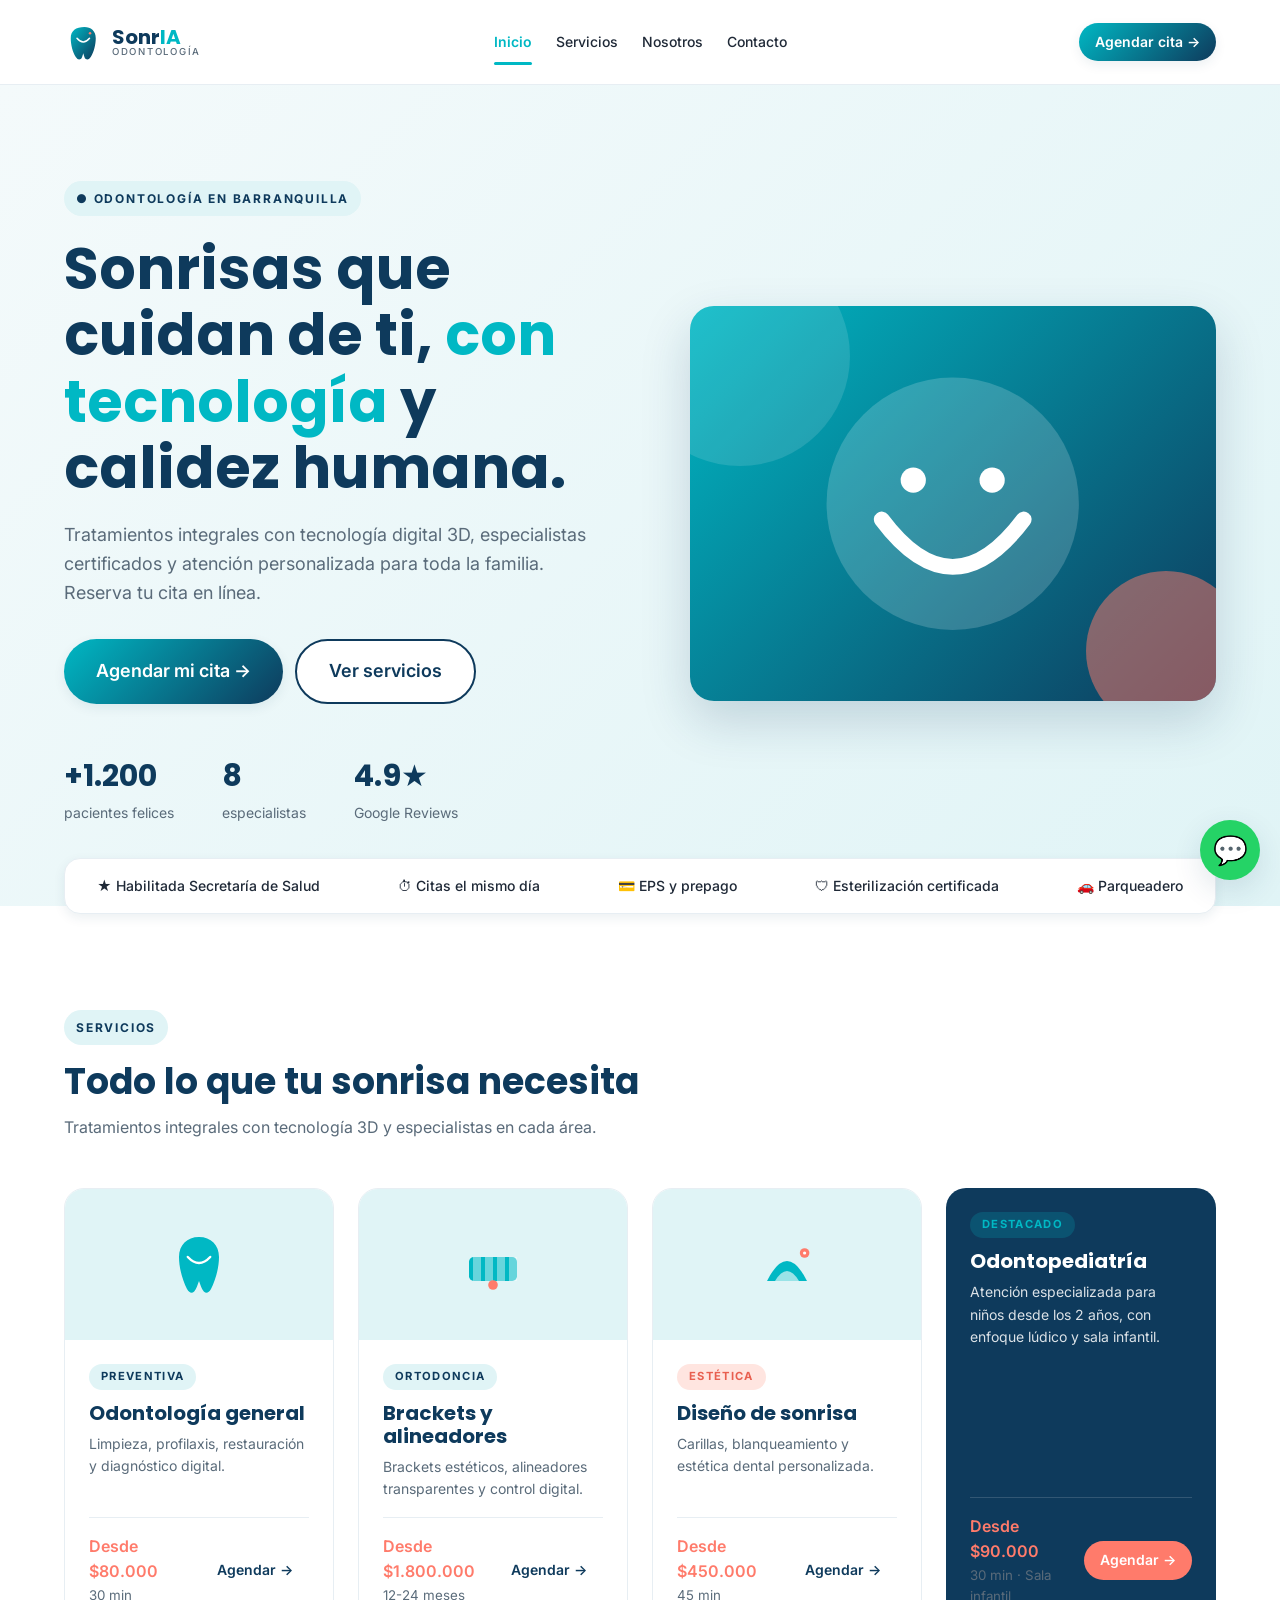
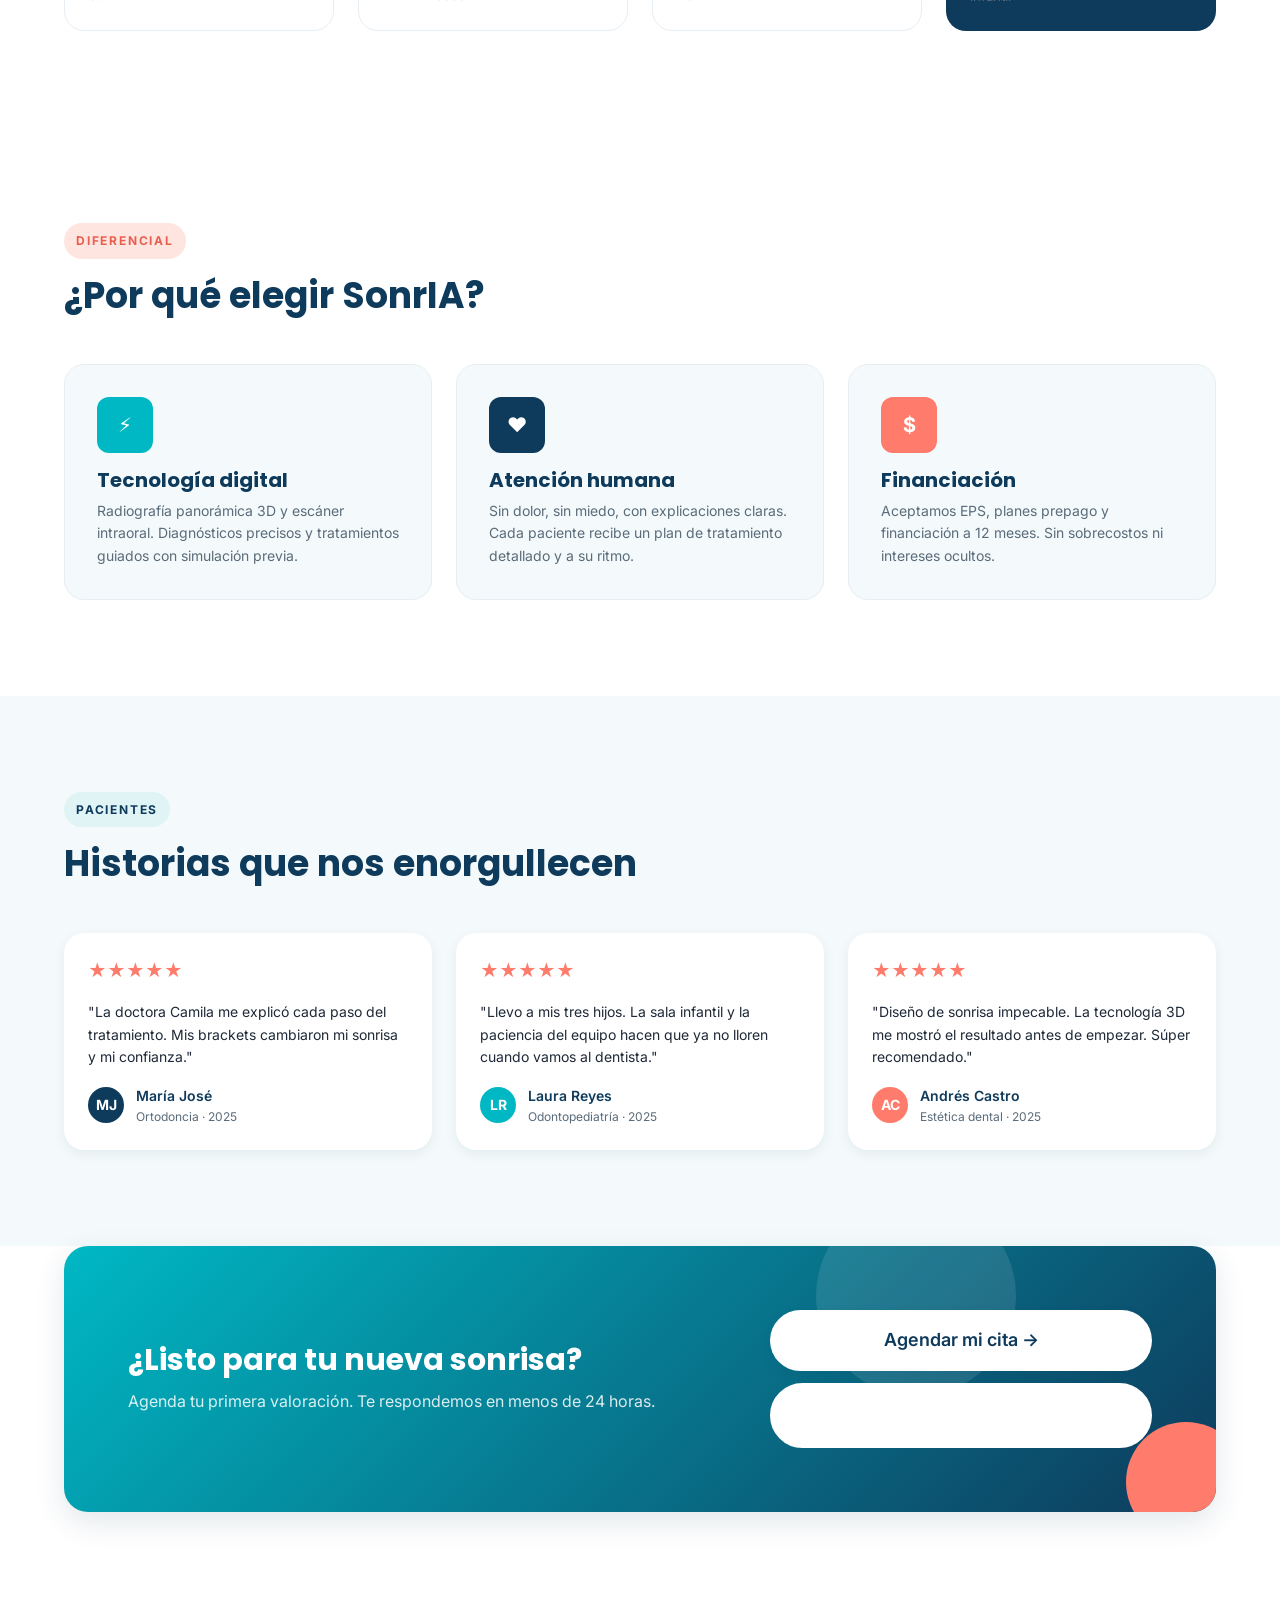
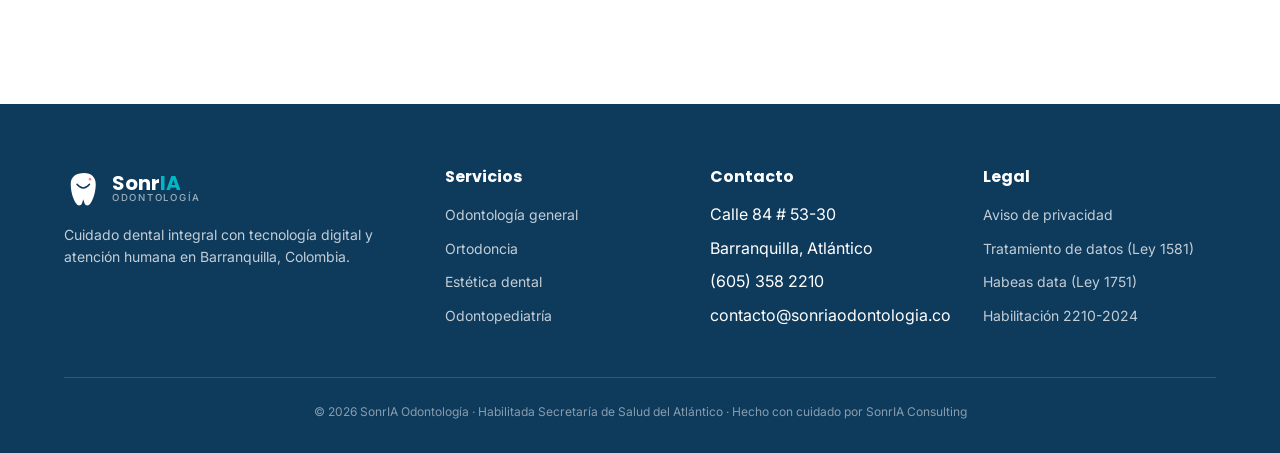
<file: index.html>
<!DOCTYPE html>
<html lang="es">
<head>
  <meta charset="UTF-8" />
  <meta name="viewport" content="width=device-width, initial-scale=1.0" />
  <title>SonrIA Odontología · Sonrisas que cuidan de ti en Barranquilla</title>
  <meta name="description" content="Clínica odontológica integral en Barranquilla. Tecnología digital, especialistas certificados, atención humana. Agenda tu cita en línea." />
  <meta name="theme-color" content="#0E3A5C" />

  <link rel="preconnect" href="https://fonts.googleapis.com" />
  <link rel="preconnect" href="https://fonts.gstatic.com" crossorigin />
  <link rel="stylesheet" href="https://fonts.googleapis.com/css2?family=Poppins:wght@500;600;700&family=Inter:wght@400;500;600;700&display=swap" />
  <link rel="stylesheet" href="assets/styles.css" />
  <link rel="icon" type="image/svg+xml" href="assets/favicon.svg" />
</head>
<body>

  <!-- HEADER -->
  <header class="site-header">
    <div class="container">
      <a href="index.html" class="brand" aria-label="SonrIA Odontología - Inicio">
        <svg class="brand__mark" viewBox="0 0 140 160" aria-hidden="true">
          <defs>
            <linearGradient id="hLogo" x1="0%" y1="0%" x2="100%" y2="100%">
              <stop offset="0%" stop-color="#00B8C4"/><stop offset="100%" stop-color="#0E3A5C"/>
            </linearGradient>
          </defs>
          <g transform="translate(10,10)">
            <path d="M70 10 C 95 10, 115 25, 115 55 C 115 80, 108 110, 95 130 C 88 140, 82 142, 75 138 C 70 135, 68 125, 65 115 C 62 125, 60 135, 55 138 C 48 142, 42 140, 35 130 C 22 110, 15 80, 15 55 C 15 25, 35 10, 70 10 Z" fill="url(#hLogo)"/>
            <path d="M40 55 Q 65 85, 90 55" stroke="#FFF" stroke-width="6" stroke-linecap="round" fill="none"/>
            <circle cx="92" cy="35" r="5" fill="#FF7B6B"/>
          </g>
        </svg>
        <span class="brand__text">
          <span class="brand__name">Sonr<span>IA</span></span>
          <span class="brand__tag">ODONTOLOGÍA</span>
        </span>
      </a>

      <nav class="nav" id="mainNav" aria-label="Navegación principal">
        <a href="index.html" class="is-active">Inicio</a>
        <a href="servicios.html">Servicios</a>
        <a href="contacto.html#nosotros">Nosotros</a>
        <a href="contacto.html">Contacto</a>
      </nav>

      <a href="contacto.html" class="btn btn--primary btn--sm">Agendar cita →</a>
      <button class="menu-toggle" id="menuToggle" aria-label="Abrir menú" aria-controls="mainNav" aria-expanded="false">
        <span class="sr-only"></span>
      </button>
    </div>
  </header>

  <!-- HERO -->
  <section class="hero">
    <div class="container hero__grid">
      <div>
        <span class="eyebrow">● Odontología en Barranquilla</span>
        <h1 class="hero__title">Sonrisas que cuidan de ti, <span>con tecnología</span> y calidez humana.</h1>
        <p class="hero__lead">Tratamientos integrales con tecnología digital 3D, especialistas certificados y atención personalizada para toda la familia. Reserva tu cita en línea.</p>
        <div class="hero__cta">
          <a href="contacto.html" class="btn btn--primary btn--lg">Agendar mi cita →</a>
          <a href="servicios.html" class="btn btn--secondary btn--lg">Ver servicios</a>
        </div>
        <div class="hero__stats">
          <div class="hero__stat"><strong>+1.200</strong><span>pacientes felices</span></div>
          <div class="hero__stat"><strong>8</strong><span>especialistas</span></div>
          <div class="hero__stat"><strong>4.9★</strong><span>Google Reviews</span></div>
        </div>
      </div>
      <div class="hero__visual" aria-hidden="true">
        <svg class="hero__face" viewBox="0 0 200 200">
          <circle cx="100" cy="100" r="80" fill="rgba(255,255,255,0.18)"/>
          <path d="M55 110 Q 100 170, 145 110" stroke="#fff" stroke-width="10" stroke-linecap="round" fill="none"/>
          <circle cx="75" cy="85" r="8" fill="#fff"/>
          <circle cx="125" cy="85" r="8" fill="#fff"/>
        </svg>
      </div>
    </div>
  </section>

  <!-- TRUST BAR -->
  <div class="container">
    <div class="trust-bar">
      <span>★ Habilitada Secretaría de Salud</span>
      <span>⏱ Citas el mismo día</span>
      <span>💳 EPS y prepago</span>
      <span>🛡 Esterilización certificada</span>
      <span>🚗 Parqueadero</span>
    </div>
  </div>

  <!-- SERVICIOS -->
  <section class="section" id="servicios">
    <div class="container">
      <span class="eyebrow">Servicios</span>
      <h2 class="section-title">Todo lo que tu sonrisa necesita</h2>
      <p class="section-lead">Tratamientos integrales con tecnología 3D y especialistas en cada área.</p>

      <div class="cards">
        <article class="card">
          <div class="card__media">
            <svg viewBox="0 0 60 80"><path d="M30 5 C 45 5, 55 15, 55 30 C 55 45, 50 60, 45 70 C 42 75, 39 76, 36 73 C 33 70, 32 65, 30 60 C 28 65, 27 70, 24 73 C 21 76, 18 75, 15 70 C 10 60, 5 45, 5 30 C 5 15, 15 5, 30 5 Z" fill="#00B8C4"/><path d="M16 30 Q 30 45, 44 30" stroke="#fff" stroke-width="3" stroke-linecap="round" fill="none"/></svg>
          </div>
          <div class="card__body">
            <span class="card__tag">Preventiva</span>
            <h3 class="card__title">Odontología general</h3>
            <p class="card__desc">Limpieza, profilaxis, restauración y diagnóstico digital.</p>
            <div class="card__footer">
              <span class="card__price">Desde $80.000<small>30 min</small></span>
              <a href="contacto.html" class="btn btn--ghost btn--sm">Agendar →</a>
            </div>
          </div>
        </article>

        <article class="card">
          <div class="card__media">
            <svg viewBox="0 0 80 80"><rect x="10" y="30" width="60" height="30" rx="6" fill="#00B8C4"/><rect x="15" y="30" width="10" height="30" fill="#fff" opacity="0.4"/><rect x="30" y="30" width="10" height="30" fill="#fff" opacity="0.4"/><rect x="45" y="30" width="10" height="30" fill="#fff" opacity="0.4"/><rect x="60" y="30" width="10" height="30" fill="#fff" opacity="0.4"/><circle cx="40" cy="65" r="6" fill="#FF7B6B"/></svg>
          </div>
          <div class="card__body">
            <span class="card__tag">Ortodoncia</span>
            <h3 class="card__title">Brackets y alineadores</h3>
            <p class="card__desc">Brackets estéticos, alineadores transparentes y control digital.</p>
            <div class="card__footer">
              <span class="card__price">Desde $1.800.000<small>12-24 meses</small></span>
              <a href="contacto.html" class="btn btn--ghost btn--sm">Agendar →</a>
            </div>
          </div>
        </article>

        <article class="card">
          <div class="card__media">
            <svg viewBox="0 0 80 80"><path d="M15 60 Q 40 10, 65 60 Z" fill="#00B8C4"/><path d="M25 60 Q 40 35, 55 60 Z" fill="#fff" opacity="0.6"/><circle cx="62" cy="25" r="6" fill="#FF7B6B"/><circle cx="62" cy="25" r="2" fill="#fff"/></svg>
          </div>
          <div class="card__body">
            <span class="card__tag card__tag--coral">Estética</span>
            <h3 class="card__title">Diseño de sonrisa</h3>
            <p class="card__desc">Carillas, blanqueamiento y estética dental personalizada.</p>
            <div class="card__footer">
              <span class="card__price">Desde $450.000<small>45 min</small></span>
              <a href="contacto.html" class="btn btn--ghost btn--sm">Agendar →</a>
            </div>
          </div>
        </article>

        <article class="card card--dark">
          <div class="card__body">
            <span class="card__tag">Destacado</span>
            <h3 class="card__title">Odontopediatría</h3>
            <p class="card__desc">Atención especializada para niños desde los 2 años, con enfoque lúdico y sala infantil.</p>
            <div class="card__footer">
              <span class="card__price">Desde $90.000<small>30 min · Sala infantil</small></span>
              <a href="contacto.html" class="btn btn--accent btn--sm">Agendar →</a>
            </div>
          </div>
        </article>
      </div>
    </div>
  </section>

  <!-- POR QUÉ NOSOTROS -->
  <section class="section" id="por-que">
    <div class="container">
      <span class="eyebrow eyebrow--coral">Diferencial</span>
      <h2 class="section-title">¿Por qué elegir SonrIA?</h2>

      <div class="features">
        <div class="feature">
          <div class="feature__icon feature__icon--primary">⚡</div>
          <h3>Tecnología digital</h3>
          <p>Radiografía panorámica 3D y escáner intraoral. Diagnósticos precisos y tratamientos guiados con simulación previa.</p>
        </div>
        <div class="feature">
          <div class="feature__icon feature__icon--secondary">♥</div>
          <h3>Atención humana</h3>
          <p>Sin dolor, sin miedo, con explicaciones claras. Cada paciente recibe un plan de tratamiento detallado y a su ritmo.</p>
        </div>
        <div class="feature">
          <div class="feature__icon feature__icon--accent">$</div>
          <h3>Financiación</h3>
          <p>Aceptamos EPS, planes prepago y financiación a 12 meses. Sin sobrecostos ni intereses ocultos.</p>
        </div>
      </div>
    </div>
  </section>

  <!-- TESTIMONIOS -->
  <section class="section testimonials-section">
    <div class="container">
      <span class="eyebrow">Pacientes</span>
      <h2 class="section-title">Historias que nos enorgullecen</h2>

      <div class="testimonials">
        <article class="testimonial">
          <div class="testimonial__stars" aria-label="5 estrellas">★★★★★</div>
          <p class="testimonial__quote">"La doctora Camila me explicó cada paso del tratamiento. Mis brackets cambiaron mi sonrisa y mi confianza."</p>
          <div class="testimonial__author">
            <div class="testimonial__avatar">MJ</div>
            <div>
              <div class="testimonial__name">María José</div>
              <div class="testimonial__role">Ortodoncia · 2025</div>
            </div>
          </div>
        </article>

        <article class="testimonial">
          <div class="testimonial__stars" aria-label="5 estrellas">★★★★★</div>
          <p class="testimonial__quote">"Llevo a mis tres hijos. La sala infantil y la paciencia del equipo hacen que ya no lloren cuando vamos al dentista."</p>
          <div class="testimonial__author">
            <div class="testimonial__avatar" style="background:#00B8C4">LR</div>
            <div>
              <div class="testimonial__name">Laura Reyes</div>
              <div class="testimonial__role">Odontopediatría · 2025</div>
            </div>
          </div>
        </article>

        <article class="testimonial">
          <div class="testimonial__stars" aria-label="5 estrellas">★★★★★</div>
          <p class="testimonial__quote">"Diseño de sonrisa impecable. La tecnología 3D me mostró el resultado antes de empezar. Súper recomendado."</p>
          <div class="testimonial__author">
            <div class="testimonial__avatar" style="background:#FF7B6B">AC</div>
            <div>
              <div class="testimonial__name">Andrés Castro</div>
              <div class="testimonial__role">Estética dental · 2025</div>
            </div>
          </div>
        </article>
      </div>
    </div>
  </section>

  <!-- CTA -->
  <section class="section" style="padding-top:0">
    <div class="container">
      <div class="cta-banner">
        <div>
          <h2>¿Listo para tu nueva sonrisa?</h2>
          <p>Agenda tu primera valoración. Te respondemos en menos de 24 horas.</p>
        </div>
        <div class="cta-banner__actions">
          <a href="contacto.html" class="btn btn--primary btn--lg">Agendar mi cita →</a>
          <a href="https://wa.me/573135550184" class="btn btn--secondary btn--lg">WhatsApp</a>
        </div>
      </div>
    </div>
  </section>

  <!-- FOOTER -->
  <footer class="site-footer">
    <div class="container">
      <div class="footer-grid">
        <div class="footer-brand">
          <div class="brand" style="margin-bottom: 1rem;">
            <svg class="brand__mark" viewBox="0 0 140 160" aria-hidden="true">
              <g transform="translate(10,10)">
                <path d="M70 10 C 95 10, 115 25, 115 55 C 115 80, 108 110, 95 130 C 88 140, 82 142, 75 138 C 70 135, 68 125, 65 115 C 62 125, 60 135, 55 138 C 48 142, 42 140, 35 130 C 22 110, 15 80, 15 55 C 15 25, 35 10, 70 10 Z" fill="#fff"/>
                <path d="M40 55 Q 65 85, 90 55" stroke="#0E3A5C" stroke-width="6" stroke-linecap="round" fill="none"/>
                <circle cx="92" cy="35" r="5" fill="#FF7B6B"/>
              </g>
            </svg>
            <span class="brand__text">
              <span class="brand__name">Sonr<span style="color:#00B8C4">IA</span></span>
              <span class="brand__tag">ODONTOLOGÍA</span>
            </span>
          </div>
          <p>Cuidado dental integral con tecnología digital y atención humana en Barranquilla, Colombia.</p>
        </div>

        <div>
          <h4>Servicios</h4>
          <ul>
            <li><a href="servicios.html">Odontología general</a></li>
            <li><a href="servicios.html">Ortodoncia</a></li>
            <li><a href="servicios.html">Estética dental</a></li>
            <li><a href="servicios.html">Odontopediatría</a></li>
          </ul>
        </div>

        <div>
          <h4>Contacto</h4>
          <ul>
            <li>Calle 84 # 53-30</li>
            <li>Barranquilla, Atlántico</li>
            <li>(605) 358 2210</li>
            <li>contacto@sonriaodontologia.co</li>
          </ul>
        </div>

        <div>
          <h4>Legal</h4>
          <ul>
            <li><a href="#">Aviso de privacidad</a></li>
            <li><a href="#">Tratamiento de datos (Ley 1581)</a></li>
            <li><a href="#">Habeas data (Ley 1751)</a></li>
            <li><a href="#">Habilitación 2210-2024</a></li>
          </ul>
        </div>
      </div>

      <div class="footer-bottom">
        © 2026 SonrIA Odontología · Habilitada Secretaría de Salud del Atlántico · Hecho con cuidado por SonrIA Consulting
      </div>
    </div>
  </footer>

  <a href="https://wa.me/573135550184" class="fab-whatsapp" aria-label="Escribir por WhatsApp">💬</a>

  <script src="assets/script.js" defer></script>
</body>
</html>
</file>
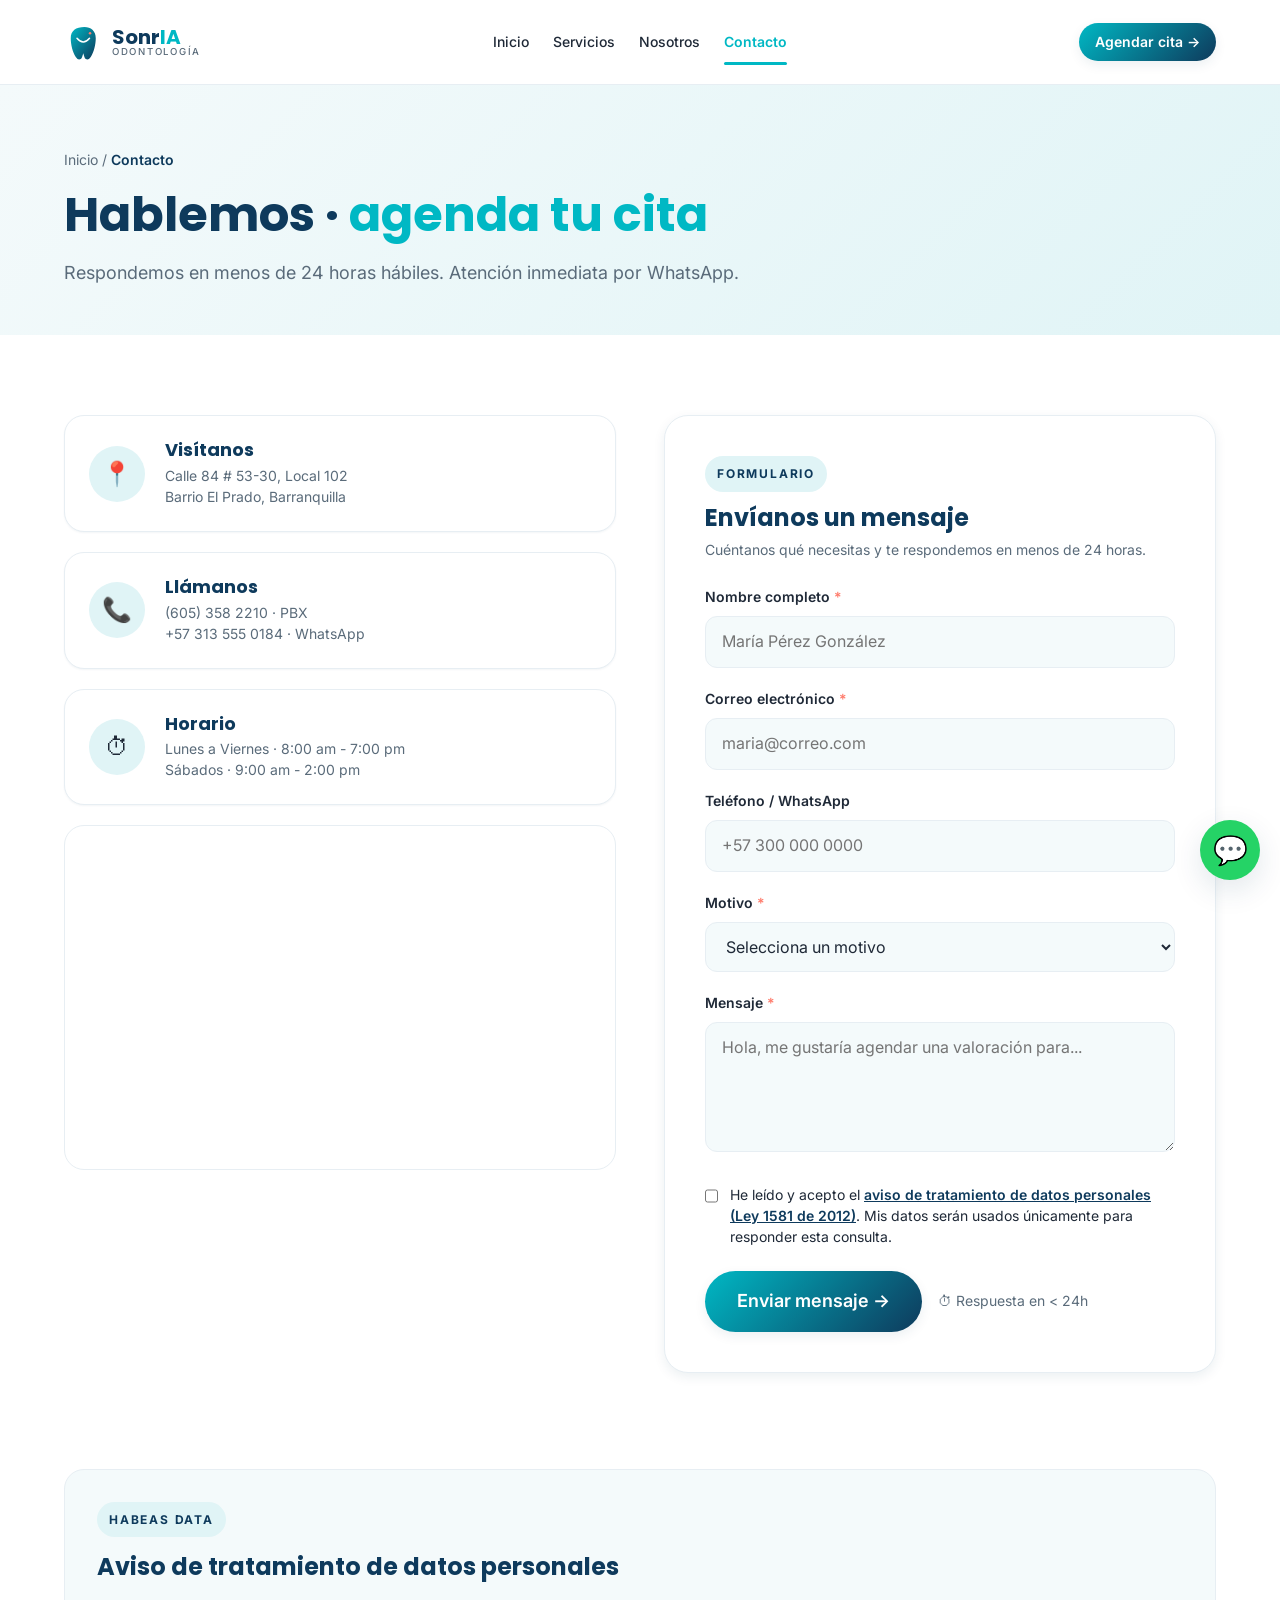
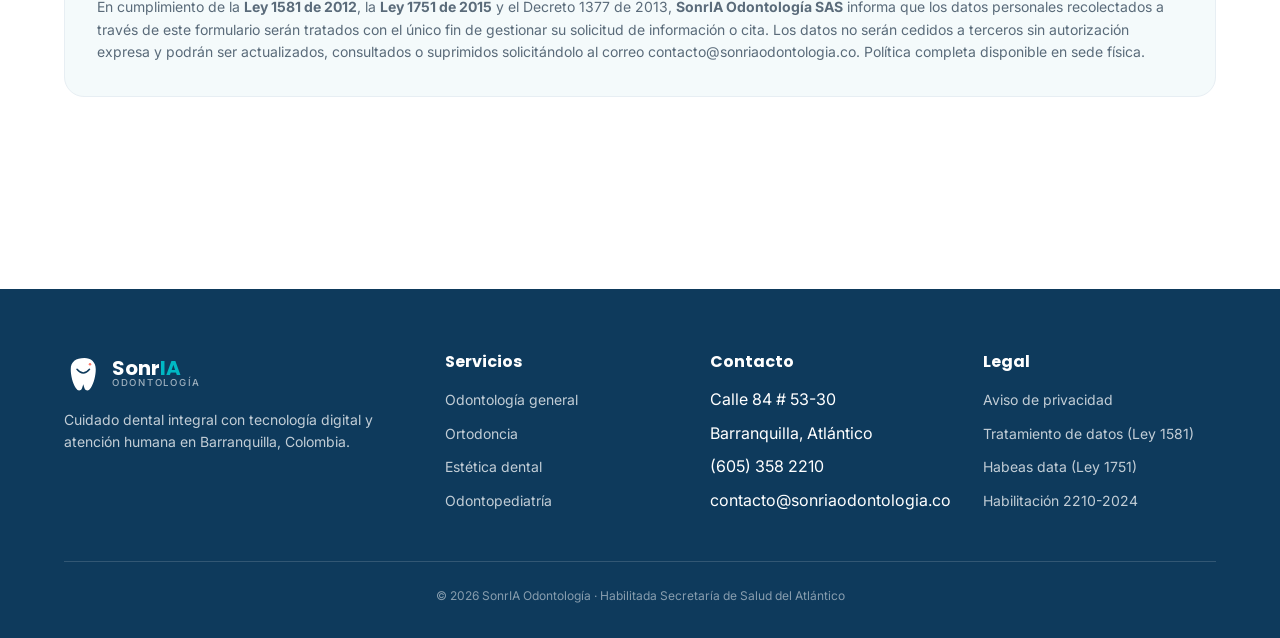
<file: contacto.html>
<!DOCTYPE html>
<html lang="es">
<head>
  <meta charset="UTF-8" />
  <meta name="viewport" content="width=device-width, initial-scale=1.0" />
  <title>Contacto · SonrIA Odontología</title>
  <meta name="description" content="Agenda tu cita en SonrIA Odontología, Barranquilla. Respondemos en menos de 24 horas." />
  <meta name="theme-color" content="#0E3A5C" />

  <link rel="preconnect" href="https://fonts.googleapis.com" />
  <link rel="preconnect" href="https://fonts.gstatic.com" crossorigin />
  <link rel="stylesheet" href="https://fonts.googleapis.com/css2?family=Poppins:wght@500;600;700&family=Inter:wght@400;500;600;700&display=swap" />
  <link rel="stylesheet" href="assets/styles.css" />
  <link rel="icon" type="image/svg+xml" href="assets/favicon.svg" />
</head>
<body>

  <header class="site-header">
    <div class="container">
      <a href="index.html" class="brand" aria-label="SonrIA Odontología - Inicio">
        <svg class="brand__mark" viewBox="0 0 140 160" aria-hidden="true">
          <defs><linearGradient id="hLogo" x1="0%" y1="0%" x2="100%" y2="100%"><stop offset="0%" stop-color="#00B8C4"/><stop offset="100%" stop-color="#0E3A5C"/></linearGradient></defs>
          <g transform="translate(10,10)">
            <path d="M70 10 C 95 10, 115 25, 115 55 C 115 80, 108 110, 95 130 C 88 140, 82 142, 75 138 C 70 135, 68 125, 65 115 C 62 125, 60 135, 55 138 C 48 142, 42 140, 35 130 C 22 110, 15 80, 15 55 C 15 25, 35 10, 70 10 Z" fill="url(#hLogo)"/>
            <path d="M40 55 Q 65 85, 90 55" stroke="#FFF" stroke-width="6" stroke-linecap="round" fill="none"/>
            <circle cx="92" cy="35" r="5" fill="#FF7B6B"/>
          </g>
        </svg>
        <span class="brand__text">
          <span class="brand__name">Sonr<span>IA</span></span>
          <span class="brand__tag">ODONTOLOGÍA</span>
        </span>
      </a>

      <nav class="nav" id="mainNav" aria-label="Navegación principal">
        <a href="index.html">Inicio</a>
        <a href="servicios.html">Servicios</a>
        <a href="contacto.html#nosotros">Nosotros</a>
        <a href="contacto.html" class="is-active">Contacto</a>
      </nav>

      <a href="contacto.html" class="btn btn--primary btn--sm">Agendar cita →</a>
      <button class="menu-toggle" id="menuToggle" aria-label="Abrir menú" aria-controls="mainNav" aria-expanded="false"><span></span></button>
    </div>
  </header>

  <section class="page-header">
    <div class="container">
      <nav class="breadcrumb" aria-label="Migas de pan">
        <a href="index.html">Inicio</a> / <strong>Contacto</strong>
      </nav>
      <h1>Hablemos · <span style="color: var(--color-primary)">agenda tu cita</span></h1>
      <p>Respondemos en menos de 24 horas hábiles. Atención inmediata por WhatsApp.</p>
    </div>
  </section>

  <section class="section" style="padding-top: var(--sp-8)">
    <div class="container">
      <div class="contact-grid">

        <!-- INFO -->
        <div class="contact-info">
          <article class="info-card">
            <div class="info-card__icon">📍</div>
            <div>
              <h3>Visítanos</h3>
              <p>Calle 84 # 53-30, Local 102<br>Barrio El Prado, Barranquilla</p>
            </div>
          </article>

          <article class="info-card">
            <div class="info-card__icon">📞</div>
            <div>
              <h3>Llámanos</h3>
              <p>(605) 358 2210 · PBX<br>+57 313 555 0184 · WhatsApp</p>
            </div>
          </article>

          <article class="info-card">
            <div class="info-card__icon">⏱</div>
            <div>
              <h3>Horario</h3>
              <p>Lunes a Viernes · 8:00 am - 7:00 pm<br>Sábados · 9:00 am - 2:00 pm</p>
            </div>
          </article>

          <div class="map" aria-label="Mapa de ubicación de SonrIA Odontología">
            <iframe
              src="https://www.openstreetmap.org/export/embed.html?bbox=-74.8108%2C10.9971%2C-74.8000%2C11.0040&amp;layer=mapnik&amp;marker=11.0005,-74.8054"
              loading="lazy"
              title="Ubicación SonrIA Odontología"
              referrerpolicy="no-referrer-when-downgrade"></iframe>
          </div>
        </div>

        <!-- FORMULARIO -->
        <article class="form-card" id="contactCard">
          <span class="eyebrow">Formulario</span>
          <h2>Envíanos un mensaje</h2>
          <p>Cuéntanos qué necesitas y te respondemos en menos de 24 horas.</p>

          <!--
            Formulario integrado con Web3Forms (gratuito, sin token expuesto en frontend público;
            la access_key es de uso público del servicio). Para producción se recomienda mover el
            envío a una Cloud Function de Netlify/Vercel y guardar la access_key en variables de entorno.
          -->
          <form id="contactForm"
                action="https://api.web3forms.com/submit"
                method="POST"
                novalidate
                aria-describedby="formStatus">

            <!-- Web3Forms access_key (sustituir por la del equipo) -->
            <input type="hidden" name="access_key" value="e74e24b7-6aa3-43f7-9e9f-752a0d6605a4">
            <input type="hidden" name="subject" value="Nueva solicitud · SonrIA Odontología">
            <input type="hidden" name="from_name" value="Sitio SonrIA Odontología">
            <input type="hidden" name="redirect" value="false">

            <!-- Honeypot anti-spam (oculto a humanos, visible a bots) -->
            <div class="honeypot" aria-hidden="true">
              <label for="website">No llenar este campo</label>
              <input type="text" name="website" id="website" tabindex="-1" autocomplete="off">
            </div>

            <div class="field" data-validate="required|min:2">
              <label for="nombre" class="field__label">Nombre completo <span class="field__required">*</span></label>
              <input type="text" id="nombre" name="nombre" class="field__input" placeholder="María Pérez González" required minlength="2" autocomplete="name">
              <span class="field__error">Por favor ingresa tu nombre completo.</span>
            </div>

            <div class="field" data-validate="required|email">
              <label for="email" class="field__label">Correo electrónico <span class="field__required">*</span></label>
              <input type="email" id="email" name="email" class="field__input" placeholder="maria@correo.com" required autocomplete="email">
              <span class="field__error">Ingresa un correo electrónico válido.</span>
            </div>

            <div class="field" data-validate="phone">
              <label for="telefono" class="field__label">Teléfono / WhatsApp</label>
              <input type="tel" id="telefono" name="telefono" class="field__input" placeholder="+57 300 000 0000" autocomplete="tel" pattern="^[0-9+\\s()-]{7,18}$">
              <span class="field__error">Número inválido (solo dígitos, espacios y +).</span>
            </div>

            <div class="field" data-validate="required">
              <label for="motivo" class="field__label">Motivo <span class="field__required">*</span></label>
              <select id="motivo" name="motivo" class="field__select" required>
                <option value="">Selecciona un motivo</option>
                <option value="valoracion">Agendar valoración inicial</option>
                <option value="ortodoncia">Consulta sobre ortodoncia</option>
                <option value="estetica">Diseño de sonrisa / blanqueamiento</option>
                <option value="pediatria">Cita para niño / niña</option>
                <option value="urgencia">Urgencia odontológica</option>
                <option value="otro">Otro</option>
              </select>
              <span class="field__error">Selecciona un motivo de consulta.</span>
            </div>

            <div class="field" data-validate="required|min:10">
              <label for="mensaje" class="field__label">Mensaje <span class="field__required">*</span></label>
              <textarea id="mensaje" name="mensaje" class="field__textarea" placeholder="Hola, me gustaría agendar una valoración para..." required minlength="10"></textarea>
              <span class="field__error">El mensaje debe tener al menos 10 caracteres.</span>
            </div>

            <div class="checkbox-field">
              <input type="checkbox" id="habeas" name="habeas_data" required>
              <label for="habeas">
                He leído y acepto el <a href="#aviso-privacidad">aviso de tratamiento de datos personales (Ley 1581 de 2012)</a>. Mis datos serán usados únicamente para responder esta consulta.
              </label>
            </div>

            <div class="form-meta">
              <button type="submit" class="btn btn--primary btn--lg" id="submitBtn">
                <span>Enviar mensaje →</span>
              </button>
              <span class="form-meta__hint">⏱ Respuesta en &lt; 24h</span>
            </div>

            <div id="formStatus" class="form-status" role="status" aria-live="polite"></div>
          </form>
        </article>

      </div>
    </div>
  </section>

  <!-- Aviso de privacidad -->
  <section class="section" id="aviso-privacidad" style="padding-top:0">
    <div class="container">
      <div style="background:#F4FAFB; padding: var(--sp-8); border-radius: var(--r-xl); border: 1px solid var(--color-border);">
        <span class="eyebrow">Habeas data</span>
        <h2 class="section-title" style="font-size: var(--fs-2xl)">Aviso de tratamiento de datos personales</h2>
        <p style="margin-top: var(--sp-4); color: var(--color-text-muted); font-size: var(--fs-sm);">
          En cumplimiento de la <strong>Ley 1581 de 2012</strong>, la <strong>Ley 1751 de 2015</strong> y el Decreto 1377 de 2013, <strong>SonrIA Odontología SAS</strong> informa que los datos personales recolectados a través de este formulario serán tratados con el único fin de gestionar su solicitud de información o cita.
          Los datos no serán cedidos a terceros sin autorización expresa y podrán ser actualizados, consultados o suprimidos solicitándolo al correo <a href="mailto:contacto@sonriaodontologia.co">contacto@sonriaodontologia.co</a>. Política completa disponible en sede física.
        </p>
      </div>
    </div>
  </section>

  <footer class="site-footer">
    <div class="container">
      <div class="footer-grid">
        <div class="footer-brand">
          <div class="brand" style="margin-bottom: 1rem;">
            <svg class="brand__mark" viewBox="0 0 140 160" aria-hidden="true">
              <g transform="translate(10,10)">
                <path d="M70 10 C 95 10, 115 25, 115 55 C 115 80, 108 110, 95 130 C 88 140, 82 142, 75 138 C 70 135, 68 125, 65 115 C 62 125, 60 135, 55 138 C 48 142, 42 140, 35 130 C 22 110, 15 80, 15 55 C 15 25, 35 10, 70 10 Z" fill="#fff"/>
                <path d="M40 55 Q 65 85, 90 55" stroke="#0E3A5C" stroke-width="6" stroke-linecap="round" fill="none"/>
                <circle cx="92" cy="35" r="5" fill="#FF7B6B"/>
              </g>
            </svg>
            <span class="brand__text">
              <span class="brand__name">Sonr<span style="color:#00B8C4">IA</span></span>
              <span class="brand__tag">ODONTOLOGÍA</span>
            </span>
          </div>
          <p>Cuidado dental integral con tecnología digital y atención humana en Barranquilla, Colombia.</p>
        </div>
        <div><h4>Servicios</h4><ul><li><a href="servicios.html">Odontología general</a></li><li><a href="servicios.html">Ortodoncia</a></li><li><a href="servicios.html">Estética dental</a></li><li><a href="servicios.html">Odontopediatría</a></li></ul></div>
        <div><h4>Contacto</h4><ul><li>Calle 84 # 53-30</li><li>Barranquilla, Atlántico</li><li>(605) 358 2210</li><li>contacto@sonriaodontologia.co</li></ul></div>
        <div><h4>Legal</h4><ul><li><a href="#aviso-privacidad">Aviso de privacidad</a></li><li><a href="#aviso-privacidad">Tratamiento de datos (Ley 1581)</a></li><li><a href="#">Habeas data (Ley 1751)</a></li><li><a href="#">Habilitación 2210-2024</a></li></ul></div>
      </div>
      <div class="footer-bottom">© 2026 SonrIA Odontología · Habilitada Secretaría de Salud del Atlántico</div>
    </div>
  </footer>

  <a href="https://wa.me/573135550184" class="fab-whatsapp" aria-label="Escribir por WhatsApp">💬</a>

  <script src="assets/script.js" defer></script>
</body>
</html>
</file>
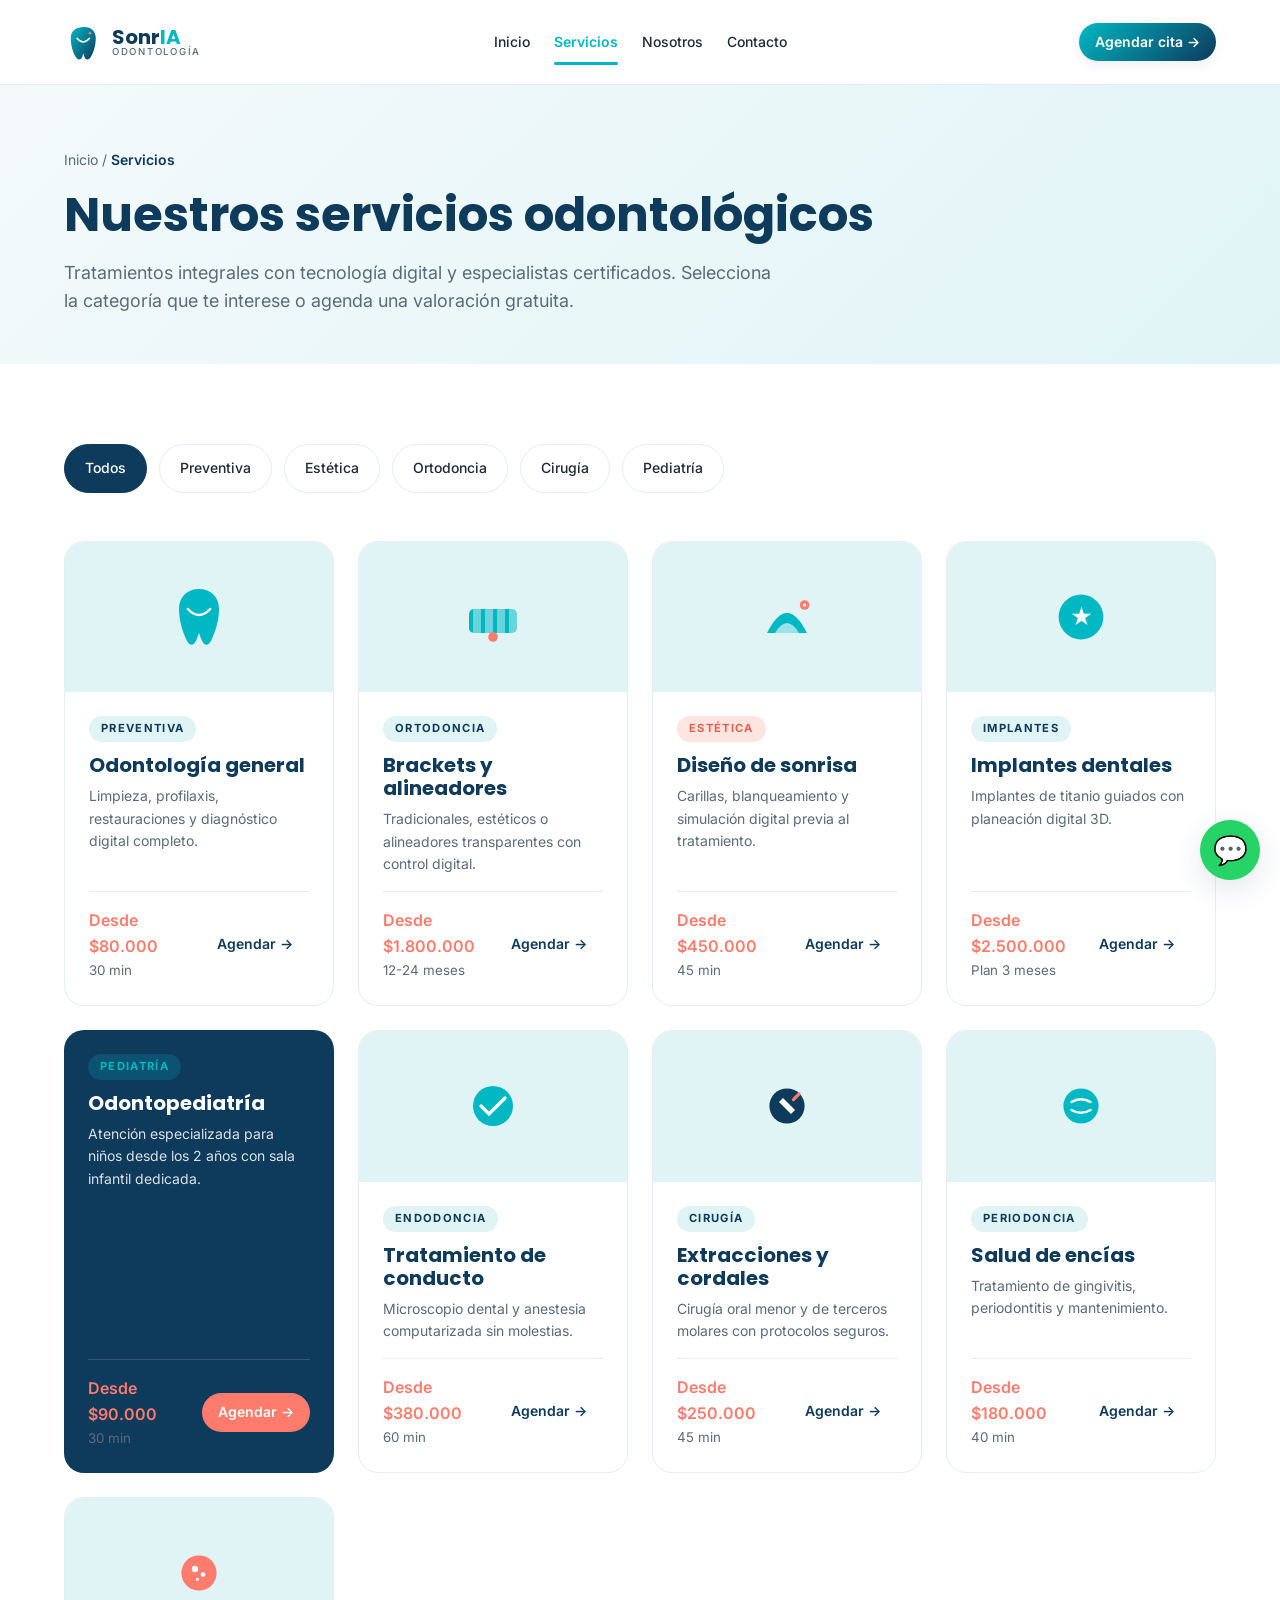
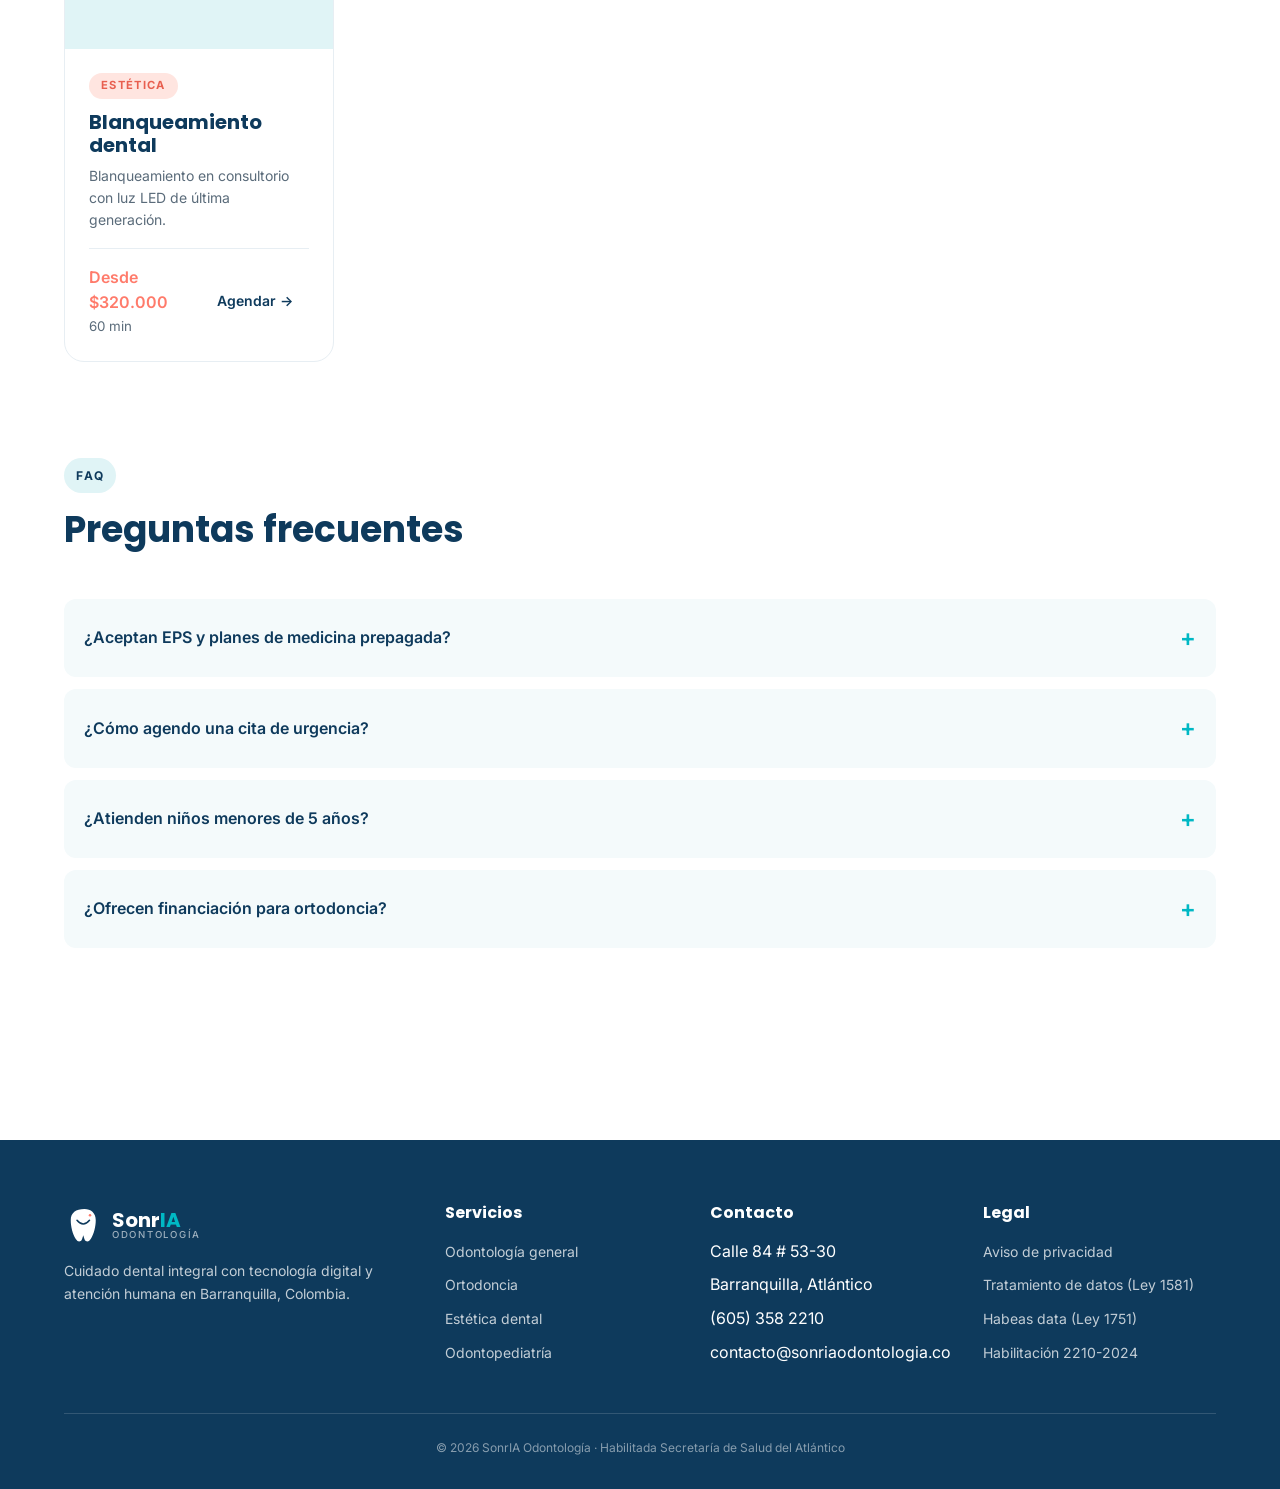
<file: servicios.html>
<!DOCTYPE html>
<html lang="es">
<head>
  <meta charset="UTF-8" />
  <meta name="viewport" content="width=device-width, initial-scale=1.0" />
  <title>Servicios · SonrIA Odontología</title>
  <meta name="description" content="Servicios odontológicos integrales en Barranquilla: odontología general, ortodoncia, diseño de sonrisa, implantes y odontopediatría." />
  <meta name="theme-color" content="#0E3A5C" />

  <link rel="preconnect" href="https://fonts.googleapis.com" />
  <link rel="preconnect" href="https://fonts.gstatic.com" crossorigin />
  <link rel="stylesheet" href="https://fonts.googleapis.com/css2?family=Poppins:wght@500;600;700&family=Inter:wght@400;500;600;700&display=swap" />
  <link rel="stylesheet" href="assets/styles.css" />
  <link rel="icon" type="image/svg+xml" href="assets/favicon.svg" />
</head>
<body>

  <header class="site-header">
    <div class="container">
      <a href="index.html" class="brand" aria-label="SonrIA Odontología - Inicio">
        <svg class="brand__mark" viewBox="0 0 140 160" aria-hidden="true">
          <defs><linearGradient id="hLogo" x1="0%" y1="0%" x2="100%" y2="100%"><stop offset="0%" stop-color="#00B8C4"/><stop offset="100%" stop-color="#0E3A5C"/></linearGradient></defs>
          <g transform="translate(10,10)">
            <path d="M70 10 C 95 10, 115 25, 115 55 C 115 80, 108 110, 95 130 C 88 140, 82 142, 75 138 C 70 135, 68 125, 65 115 C 62 125, 60 135, 55 138 C 48 142, 42 140, 35 130 C 22 110, 15 80, 15 55 C 15 25, 35 10, 70 10 Z" fill="url(#hLogo)"/>
            <path d="M40 55 Q 65 85, 90 55" stroke="#FFF" stroke-width="6" stroke-linecap="round" fill="none"/>
            <circle cx="92" cy="35" r="5" fill="#FF7B6B"/>
          </g>
        </svg>
        <span class="brand__text">
          <span class="brand__name">Sonr<span>IA</span></span>
          <span class="brand__tag">ODONTOLOGÍA</span>
        </span>
      </a>

      <nav class="nav" id="mainNav" aria-label="Navegación principal">
        <a href="index.html">Inicio</a>
        <a href="servicios.html" class="is-active">Servicios</a>
        <a href="contacto.html#nosotros">Nosotros</a>
        <a href="contacto.html">Contacto</a>
      </nav>

      <a href="contacto.html" class="btn btn--primary btn--sm">Agendar cita →</a>
      <button class="menu-toggle" id="menuToggle" aria-label="Abrir menú" aria-controls="mainNav" aria-expanded="false"><span></span></button>
    </div>
  </header>

  <section class="page-header">
    <div class="container">
      <nav class="breadcrumb" aria-label="Migas de pan">
        <a href="index.html">Inicio</a> / <strong>Servicios</strong>
      </nav>
      <h1>Nuestros servicios odontológicos</h1>
      <p>Tratamientos integrales con tecnología digital y especialistas certificados. Selecciona la categoría que te interese o agenda una valoración gratuita.</p>
    </div>
  </section>

  <section class="section" style="padding-top: var(--sp-8)">
    <div class="container">

      <div class="filters" role="tablist" aria-label="Filtrar servicios">
        <button class="filter is-active" data-filter="todos">Todos</button>
        <button class="filter" data-filter="preventiva">Preventiva</button>
        <button class="filter" data-filter="estetica">Estética</button>
        <button class="filter" data-filter="ortodoncia">Ortodoncia</button>
        <button class="filter" data-filter="cirugia">Cirugía</button>
        <button class="filter" data-filter="pediatria">Pediatría</button>
      </div>

      <div class="cards" id="serviciosGrid">
        <article class="card" data-cat="preventiva">
          <div class="card__media"><svg viewBox="0 0 60 80"><path d="M30 5 C 45 5, 55 15, 55 30 C 55 45, 50 60, 45 70 C 42 75, 39 76, 36 73 C 33 70, 32 65, 30 60 C 28 65, 27 70, 24 73 C 21 76, 18 75, 15 70 C 10 60, 5 45, 5 30 C 5 15, 15 5, 30 5 Z" fill="#00B8C4"/><path d="M16 30 Q 30 45, 44 30" stroke="#fff" stroke-width="3" stroke-linecap="round" fill="none"/></svg></div>
          <div class="card__body">
            <span class="card__tag">Preventiva</span>
            <h3 class="card__title">Odontología general</h3>
            <p class="card__desc">Limpieza, profilaxis, restauraciones y diagnóstico digital completo.</p>
            <div class="card__footer">
              <span class="card__price">Desde $80.000<small>30 min</small></span>
              <a href="contacto.html" class="btn btn--ghost btn--sm">Agendar →</a>
            </div>
          </div>
        </article>

        <article class="card" data-cat="ortodoncia">
          <div class="card__media"><svg viewBox="0 0 80 80"><rect x="10" y="30" width="60" height="30" rx="6" fill="#00B8C4"/><rect x="15" y="30" width="10" height="30" fill="#fff" opacity="0.4"/><rect x="30" y="30" width="10" height="30" fill="#fff" opacity="0.4"/><rect x="45" y="30" width="10" height="30" fill="#fff" opacity="0.4"/><rect x="60" y="30" width="10" height="30" fill="#fff" opacity="0.4"/><circle cx="40" cy="65" r="6" fill="#FF7B6B"/></svg></div>
          <div class="card__body">
            <span class="card__tag">Ortodoncia</span>
            <h3 class="card__title">Brackets y alineadores</h3>
            <p class="card__desc">Tradicionales, estéticos o alineadores transparentes con control digital.</p>
            <div class="card__footer">
              <span class="card__price">Desde $1.800.000<small>12-24 meses</small></span>
              <a href="contacto.html" class="btn btn--ghost btn--sm">Agendar →</a>
            </div>
          </div>
        </article>

        <article class="card" data-cat="estetica">
          <div class="card__media"><svg viewBox="0 0 80 80"><path d="M15 60 Q 40 10, 65 60 Z" fill="#00B8C4"/><path d="M25 60 Q 40 35, 55 60 Z" fill="#fff" opacity="0.6"/><circle cx="62" cy="25" r="6" fill="#FF7B6B"/><circle cx="62" cy="25" r="2" fill="#fff"/></svg></div>
          <div class="card__body">
            <span class="card__tag card__tag--coral">Estética</span>
            <h3 class="card__title">Diseño de sonrisa</h3>
            <p class="card__desc">Carillas, blanqueamiento y simulación digital previa al tratamiento.</p>
            <div class="card__footer">
              <span class="card__price">Desde $450.000<small>45 min</small></span>
              <a href="contacto.html" class="btn btn--ghost btn--sm">Agendar →</a>
            </div>
          </div>
        </article>

        <article class="card" data-cat="cirugia">
          <div class="card__media"><svg viewBox="0 0 80 80"><circle cx="40" cy="40" r="28" fill="#00B8C4"/><text x="40" y="50" text-anchor="middle" font-size="28" fill="#fff" font-weight="700">★</text></svg></div>
          <div class="card__body">
            <span class="card__tag">Implantes</span>
            <h3 class="card__title">Implantes dentales</h3>
            <p class="card__desc">Implantes de titanio guiados con planeación digital 3D.</p>
            <div class="card__footer">
              <span class="card__price">Desde $2.500.000<small>Plan 3 meses</small></span>
              <a href="contacto.html" class="btn btn--ghost btn--sm">Agendar →</a>
            </div>
          </div>
        </article>

        <article class="card card--dark" data-cat="pediatria">
          <div class="card__body">
            <span class="card__tag">Pediatría</span>
            <h3 class="card__title">Odontopediatría</h3>
            <p class="card__desc">Atención especializada para niños desde los 2 años con sala infantil dedicada.</p>
            <div class="card__footer">
              <span class="card__price">Desde $90.000<small>30 min</small></span>
              <a href="contacto.html" class="btn btn--accent btn--sm">Agendar →</a>
            </div>
          </div>
        </article>

        <article class="card" data-cat="preventiva">
          <div class="card__media"><svg viewBox="0 0 80 80"><circle cx="40" cy="40" r="25" fill="#00B8C4"/><path d="M25 40 L 35 50 L 55 30" stroke="#fff" stroke-width="4" stroke-linecap="round" fill="none"/></svg></div>
          <div class="card__body">
            <span class="card__tag">Endodoncia</span>
            <h3 class="card__title">Tratamiento de conducto</h3>
            <p class="card__desc">Microscopio dental y anestesia computarizada sin molestias.</p>
            <div class="card__footer">
              <span class="card__price">Desde $380.000<small>60 min</small></span>
              <a href="contacto.html" class="btn btn--ghost btn--sm">Agendar →</a>
            </div>
          </div>
        </article>

        <article class="card" data-cat="cirugia">
          <div class="card__media"><svg viewBox="0 0 80 80"><circle cx="40" cy="40" r="22" fill="#0E3A5C"/><path d="M30 35 L 35 30 L 50 45 L 45 50 Z" fill="#FFF"/><path d="M48 32 L 55 25" stroke="#FF7B6B" stroke-width="4" stroke-linecap="round"/></svg></div>
          <div class="card__body">
            <span class="card__tag">Cirugía</span>
            <h3 class="card__title">Extracciones y cordales</h3>
            <p class="card__desc">Cirugía oral menor y de terceros molares con protocolos seguros.</p>
            <div class="card__footer">
              <span class="card__price">Desde $250.000<small>45 min</small></span>
              <a href="contacto.html" class="btn btn--ghost btn--sm">Agendar →</a>
            </div>
          </div>
        </article>

        <article class="card" data-cat="preventiva">
          <div class="card__media"><svg viewBox="0 0 80 80"><circle cx="40" cy="40" r="22" fill="#00B8C4"/><path d="M28 35 Q 40 28, 52 35" stroke="#fff" stroke-width="3" fill="none" stroke-linecap="round"/><path d="M28 45 Q 40 52, 52 45" stroke="#fff" stroke-width="3" fill="none" stroke-linecap="round"/></svg></div>
          <div class="card__body">
            <span class="card__tag">Periodoncia</span>
            <h3 class="card__title">Salud de encías</h3>
            <p class="card__desc">Tratamiento de gingivitis, periodontitis y mantenimiento.</p>
            <div class="card__footer">
              <span class="card__price">Desde $180.000<small>40 min</small></span>
              <a href="contacto.html" class="btn btn--ghost btn--sm">Agendar →</a>
            </div>
          </div>
        </article>

        <article class="card" data-cat="estetica">
          <div class="card__media"><svg viewBox="0 0 80 80"><circle cx="40" cy="40" r="22" fill="#FF7B6B"/><circle cx="35" cy="35" r="4" fill="#fff"/><circle cx="45" cy="42" r="3" fill="#fff"/><circle cx="38" cy="48" r="2" fill="#fff"/></svg></div>
          <div class="card__body">
            <span class="card__tag card__tag--coral">Estética</span>
            <h3 class="card__title">Blanqueamiento dental</h3>
            <p class="card__desc">Blanqueamiento en consultorio con luz LED de última generación.</p>
            <div class="card__footer">
              <span class="card__price">Desde $320.000<small>60 min</small></span>
              <a href="contacto.html" class="btn btn--ghost btn--sm">Agendar →</a>
            </div>
          </div>
        </article>
      </div>

      <!-- FAQ -->
      <div style="margin-top: var(--sp-24)">
        <span class="eyebrow">FAQ</span>
        <h2 class="section-title">Preguntas frecuentes</h2>

        <div class="faq">
          <details class="faq__item">
            <summary>¿Aceptan EPS y planes de medicina prepagada?</summary>
            <div class="faq__body">Sí. Trabajamos con las principales EPS del Atlántico (Coomeva, Sura, Sanitas) y planes prepago. Verifica tu cobertura al agendar.</div>
          </details>
          <details class="faq__item">
            <summary>¿Cómo agendo una cita de urgencia?</summary>
            <div class="faq__body">Llámanos al (605) 358 2210 o escríbenos por WhatsApp al +57 313 555 0184. Reservamos cupos diarios para urgencias.</div>
          </details>
          <details class="faq__item">
            <summary>¿Atienden niños menores de 5 años?</summary>
            <div class="faq__body">Sí. Nuestra odontopediatra está especializada en atención desde los 2 años, con técnicas de desensibilización y sala infantil temática.</div>
          </details>
          <details class="faq__item">
            <summary>¿Ofrecen financiación para ortodoncia?</summary>
            <div class="faq__body">Sí. Planes hasta 12 meses sin intereses con tarjeta de crédito o crédito directo previo estudio. La cuota inicial es del 30%.</div>
          </details>
        </div>
      </div>
    </div>
  </section>

  <footer class="site-footer">
    <div class="container">
      <div class="footer-grid">
        <div class="footer-brand">
          <div class="brand" style="margin-bottom: 1rem;">
            <svg class="brand__mark" viewBox="0 0 140 160" aria-hidden="true">
              <g transform="translate(10,10)">
                <path d="M70 10 C 95 10, 115 25, 115 55 C 115 80, 108 110, 95 130 C 88 140, 82 142, 75 138 C 70 135, 68 125, 65 115 C 62 125, 60 135, 55 138 C 48 142, 42 140, 35 130 C 22 110, 15 80, 15 55 C 15 25, 35 10, 70 10 Z" fill="#fff"/>
                <path d="M40 55 Q 65 85, 90 55" stroke="#0E3A5C" stroke-width="6" stroke-linecap="round" fill="none"/>
                <circle cx="92" cy="35" r="5" fill="#FF7B6B"/>
              </g>
            </svg>
            <span class="brand__text">
              <span class="brand__name">Sonr<span style="color:#00B8C4">IA</span></span>
              <span class="brand__tag">ODONTOLOGÍA</span>
            </span>
          </div>
          <p>Cuidado dental integral con tecnología digital y atención humana en Barranquilla, Colombia.</p>
        </div>
        <div><h4>Servicios</h4><ul><li><a href="servicios.html">Odontología general</a></li><li><a href="servicios.html">Ortodoncia</a></li><li><a href="servicios.html">Estética dental</a></li><li><a href="servicios.html">Odontopediatría</a></li></ul></div>
        <div><h4>Contacto</h4><ul><li>Calle 84 # 53-30</li><li>Barranquilla, Atlántico</li><li>(605) 358 2210</li><li>contacto@sonriaodontologia.co</li></ul></div>
        <div><h4>Legal</h4><ul><li><a href="#">Aviso de privacidad</a></li><li><a href="#">Tratamiento de datos (Ley 1581)</a></li><li><a href="#">Habeas data (Ley 1751)</a></li><li><a href="#">Habilitación 2210-2024</a></li></ul></div>
      </div>
      <div class="footer-bottom">© 2026 SonrIA Odontología · Habilitada Secretaría de Salud del Atlántico</div>
    </div>
  </footer>

  <a href="https://wa.me/573135550184" class="fab-whatsapp" aria-label="Escribir por WhatsApp">💬</a>

  <script src="assets/script.js" defer></script>
</body>
</html>
</file>
<file: assets/styles.css>
/* ========================================================================
   SonrIA Odontología — Hoja de estilos principal
   Sistema de diseño basado en tokens CSS
   ======================================================================== */

:root {
  /* ----- Color tokens ----- */
  --color-primary: #00B8C4;
  --color-primary-dark: #008A94;
  --color-secondary: #0E3A5C;
  --color-secondary-dark: #082640;
  --color-accent: #FF7B6B;
  --color-accent-dark: #E85F4F;

  --color-bg: #FFFFFF;
  --color-bg-soft: #F4FAFB;
  --color-bg-mint: #E0F4F6;
  --color-bg-coral: #FFE5E0;

  --color-text: #1F2937;
  --color-text-muted: #5A6B7A;
  --color-text-soft: #9AAAB8;
  --color-border: #E7EEF3;

  --color-success: #2A9D8F;
  --color-error: #E63946;
  --color-warning: #F59E0B;

  /* ----- Typography ----- */
  --font-display: 'Poppins', system-ui, -apple-system, "Segoe UI", sans-serif;
  --font-body: 'Inter', system-ui, -apple-system, "Segoe UI", sans-serif;

  --fs-xs: 0.75rem;
  --fs-sm: 0.875rem;
  --fs-base: 1rem;
  --fs-lg: 1.125rem;
  --fs-xl: 1.25rem;
  --fs-2xl: 1.5rem;
  --fs-3xl: 1.875rem;
  --fs-4xl: 2.25rem;
  --fs-5xl: 3rem;
  --fs-6xl: 3.75rem;

  /* ----- Spacing ----- */
  --sp-1: 0.25rem;
  --sp-2: 0.5rem;
  --sp-3: 0.75rem;
  --sp-4: 1rem;
  --sp-5: 1.25rem;
  --sp-6: 1.5rem;
  --sp-8: 2rem;
  --sp-10: 2.5rem;
  --sp-12: 3rem;
  --sp-16: 4rem;
  --sp-20: 5rem;
  --sp-24: 6rem;

  /* ----- Radii ----- */
  --r-sm: 0.5rem;
  --r-md: 0.75rem;
  --r-lg: 1rem;
  --r-xl: 1.25rem;
  --r-2xl: 1.5rem;
  --r-pill: 9999px;

  /* ----- Shadows ----- */
  --sh-sm: 0 1px 2px rgba(14, 58, 92, 0.05);
  --sh-md: 0 4px 12px rgba(14, 58, 92, 0.08);
  --sh-lg: 0 10px 30px rgba(14, 58, 92, 0.12);
  --sh-xl: 0 20px 50px rgba(14, 58, 92, 0.18);

  /* ----- Gradients ----- */
  --grad-primary: linear-gradient(135deg, #00B8C4 0%, #0E3A5C 100%);
  --grad-hero: linear-gradient(135deg, #F4FAFB 0%, #E0F4F6 100%);

  /* ----- Layout ----- */
  --container: 1200px;
  --header-h: 84px;
  --transition: 0.25s cubic-bezier(0.2, 0.8, 0.2, 1);
}

/* ========================================================================
   Reset + base
   ======================================================================== */
*, *::before, *::after { box-sizing: border-box; }
* { margin: 0; padding: 0; }
html { scroll-behavior: smooth; }
body {
  font-family: var(--font-body);
  font-size: var(--fs-base);
  line-height: 1.6;
  color: var(--color-text);
  background: var(--color-bg);
  -webkit-font-smoothing: antialiased;
}
img, svg { display: block; max-width: 100%; height: auto; }
a { color: inherit; text-decoration: none; }
button { font: inherit; cursor: pointer; border: 0; background: transparent; color: inherit; }
input, textarea, select { font: inherit; }
ul { list-style: none; }
h1, h2, h3, h4 { font-family: var(--font-display); color: var(--color-secondary); line-height: 1.15; font-weight: 700; }

.container {
  max-width: var(--container);
  margin: 0 auto;
  padding: 0 var(--sp-6);
}

.eyebrow {
  display: inline-block;
  font-size: var(--fs-xs);
  font-weight: 700;
  letter-spacing: 0.15em;
  text-transform: uppercase;
  background: var(--color-bg-mint);
  color: var(--color-secondary);
  padding: var(--sp-2) var(--sp-3);
  border-radius: var(--r-pill);
}
.eyebrow--coral { background: var(--color-bg-coral); color: var(--color-accent-dark); }

.section { padding: var(--sp-24) 0; }
.section-title { font-size: var(--fs-4xl); margin-top: var(--sp-4); }
.section-lead { color: var(--color-text-muted); margin-top: var(--sp-3); max-width: 60ch; }

/* ========================================================================
   Botones
   ======================================================================== */
.btn {
  display: inline-flex;
  align-items: center;
  justify-content: center;
  gap: var(--sp-2);
  padding: var(--sp-3) var(--sp-6);
  border-radius: var(--r-pill);
  font-weight: 600;
  font-size: var(--fs-base);
  transition: transform var(--transition), box-shadow var(--transition), background var(--transition);
  cursor: pointer;
  white-space: nowrap;
}
.btn:focus-visible { outline: 3px solid var(--color-primary); outline-offset: 3px; }
.btn--primary {
  background: var(--grad-primary);
  color: #fff;
  box-shadow: var(--sh-md);
}
.btn--primary:hover { transform: translateY(-2px); box-shadow: var(--sh-lg); }
.btn--secondary {
  background: #fff;
  color: var(--color-secondary);
  border: 2px solid var(--color-secondary);
}
.btn--secondary:hover { background: var(--color-secondary); color: #fff; }
.btn--accent {
  background: var(--color-accent);
  color: #fff;
}
.btn--accent:hover { background: var(--color-accent-dark); }
.btn--ghost {
  color: var(--color-secondary);
  font-weight: 600;
}
.btn--ghost:hover { color: var(--color-primary); }
.btn--lg { padding: var(--sp-4) var(--sp-8); font-size: var(--fs-lg); }
.btn--sm { padding: var(--sp-2) var(--sp-4); font-size: var(--fs-sm); }

/* ========================================================================
   Header
   ======================================================================== */
.site-header {
  position: sticky;
  top: 0;
  z-index: 100;
  background: rgba(255, 255, 255, 0.92);
  backdrop-filter: blur(10px);
  border-bottom: 1px solid var(--color-border);
}
.site-header .container {
  display: flex;
  align-items: center;
  justify-content: space-between;
  height: var(--header-h);
}
.brand { display: flex; align-items: center; gap: var(--sp-3); }
.brand__mark { width: 36px; height: 40px; }
.brand__text { display: flex; flex-direction: column; line-height: 1; }
.brand__name { font-family: var(--font-display); font-weight: 700; font-size: var(--fs-xl); color: var(--color-secondary); }
.brand__name span { color: var(--color-primary); }
.brand__tag { font-size: 0.6rem; font-weight: 500; letter-spacing: 0.18em; color: var(--color-text-muted); }

.nav { display: flex; align-items: center; gap: var(--sp-6); }
.nav a {
  font-weight: 500;
  font-size: var(--fs-sm);
  color: var(--color-text);
  padding: var(--sp-2) 0;
  position: relative;
  transition: color var(--transition);
}
.nav a:hover { color: var(--color-primary); }
.nav a.is-active { color: var(--color-primary); font-weight: 600; }
.nav a.is-active::after {
  content: '';
  position: absolute;
  inset: auto 0 -4px 0;
  height: 3px;
  background: var(--color-primary);
  border-radius: 2px;
}

.menu-toggle { display: none; width: 44px; height: 44px; align-items: center; justify-content: center; border-radius: var(--r-md); }
.menu-toggle span, .menu-toggle::before, .menu-toggle::after {
  content: '';
  display: block;
  width: 22px;
  height: 2px;
  background: var(--color-secondary);
  margin: 4px 0;
  transition: var(--transition);
}

/* ========================================================================
   Hero
   ======================================================================== */
.hero { background: var(--grad-hero); padding: var(--sp-24) 0 var(--sp-20); }
.hero__grid {
  display: grid;
  grid-template-columns: 1.1fr 1fr;
  gap: var(--sp-12);
  align-items: center;
}
.hero__title {
  font-size: clamp(2.25rem, 4.5vw, 3.75rem);
  margin-top: var(--sp-5);
}
.hero__title span { color: var(--color-primary); }
.hero__lead {
  font-size: var(--fs-lg);
  color: var(--color-text-muted);
  margin: var(--sp-5) 0 var(--sp-8);
  max-width: 50ch;
}
.hero__cta { display: flex; flex-wrap: wrap; gap: var(--sp-3); }
.hero__stats {
  display: flex;
  gap: var(--sp-12);
  margin-top: var(--sp-12);
}
.hero__stat strong {
  display: block;
  font-family: var(--font-display);
  font-size: var(--fs-3xl);
  color: var(--color-secondary);
}
.hero__stat span { font-size: var(--fs-sm); color: var(--color-text-muted); }
.hero__visual {
  background: var(--grad-primary);
  border-radius: var(--r-2xl);
  aspect-ratio: 4 / 3;
  position: relative;
  overflow: hidden;
  box-shadow: var(--sh-xl);
  display: flex;
  align-items: center;
  justify-content: center;
}
.hero__visual::before, .hero__visual::after {
  content: '';
  position: absolute;
  border-radius: 50%;
  background: rgba(255, 255, 255, 0.12);
}
.hero__visual::before { width: 220px; height: 220px; top: -60px; left: -60px; }
.hero__visual::after { width: 160px; height: 160px; bottom: -30px; right: -30px; background: rgba(255, 123, 107, 0.5); }
.hero__face {
  width: 60%;
  z-index: 1;
}

/* ========================================================================
   Trust bar
   ======================================================================== */
.trust-bar {
  background: #fff;
  border: 1px solid var(--color-border);
  border-radius: var(--r-lg);
  padding: var(--sp-4) var(--sp-8);
  margin-top: calc(-1 * var(--sp-12));
  position: relative;
  z-index: 2;
  display: flex;
  flex-wrap: wrap;
  gap: var(--sp-8);
  justify-content: space-between;
  box-shadow: var(--sh-md);
}
.trust-bar span { font-size: var(--fs-sm); color: var(--color-text); font-weight: 500; }

/* ========================================================================
   Cards / Servicios
   ======================================================================== */
.cards { display: grid; grid-template-columns: repeat(auto-fit, minmax(260px, 1fr)); gap: var(--sp-6); margin-top: var(--sp-12); }
.card {
  background: #fff;
  border: 1px solid var(--color-border);
  border-radius: var(--r-xl);
  overflow: hidden;
  transition: transform var(--transition), box-shadow var(--transition);
  display: flex;
  flex-direction: column;
}
.card:hover { transform: translateY(-4px); box-shadow: var(--sh-lg); }
.card__media {
  background: var(--color-bg-mint);
  aspect-ratio: 16 / 9;
  display: flex;
  align-items: center;
  justify-content: center;
}
.card__media svg { width: 64px; height: 64px; }
.card__body { padding: var(--sp-6); flex: 1; display: flex; flex-direction: column; }
.card__tag {
  display: inline-block;
  font-size: 0.7rem;
  font-weight: 700;
  letter-spacing: 0.12em;
  text-transform: uppercase;
  background: var(--color-bg-mint);
  color: var(--color-secondary);
  padding: 4px var(--sp-3);
  border-radius: var(--r-pill);
  align-self: flex-start;
  margin-bottom: var(--sp-3);
}
.card__tag--coral { background: var(--color-bg-coral); color: var(--color-accent-dark); }
.card__title { font-size: var(--fs-xl); color: var(--color-secondary); }
.card__desc { color: var(--color-text-muted); margin: var(--sp-2) 0 var(--sp-4); font-size: var(--fs-sm); }
.card__footer {
  display: flex;
  align-items: center;
  justify-content: space-between;
  margin-top: auto;
  padding-top: var(--sp-4);
  border-top: 1px solid var(--color-border);
}
.card__price { color: var(--color-accent); font-weight: 600; }
.card__price small { display: block; color: var(--color-text-muted); font-weight: 400; }
.card--dark {
  background: var(--color-secondary);
  color: #fff;
  border: 0;
}
.card--dark .card__title { color: #fff; }
.card--dark .card__desc { color: rgba(255, 255, 255, 0.85); }
.card--dark .card__footer { border-color: rgba(255, 255, 255, 0.15); }
.card--dark .card__tag { background: rgba(0, 184, 196, 0.2); color: var(--color-primary); }

/* ========================================================================
   Features
   ======================================================================== */
.features { display: grid; grid-template-columns: repeat(auto-fit, minmax(280px, 1fr)); gap: var(--sp-6); margin-top: var(--sp-12); }
.feature {
  background: var(--color-bg-soft);
  border: 1px solid var(--color-border);
  border-radius: var(--r-xl);
  padding: var(--sp-8);
}
.feature__icon {
  width: 56px;
  height: 56px;
  border-radius: var(--r-md);
  display: flex;
  align-items: center;
  justify-content: center;
  margin-bottom: var(--sp-4);
  color: #fff;
  font-size: var(--fs-xl);
  font-weight: 700;
}
.feature__icon--primary { background: var(--color-primary); }
.feature__icon--secondary { background: var(--color-secondary); }
.feature__icon--accent { background: var(--color-accent); }
.feature h3 { font-size: var(--fs-xl); margin-bottom: var(--sp-2); }
.feature p { color: var(--color-text-muted); font-size: var(--fs-sm); }

/* ========================================================================
   Testimonios
   ======================================================================== */
.testimonials-section { background: var(--color-bg-soft); }
.testimonials { display: grid; grid-template-columns: repeat(auto-fit, minmax(280px, 1fr)); gap: var(--sp-6); margin-top: var(--sp-12); }
.testimonial {
  background: #fff;
  border-radius: var(--r-xl);
  padding: var(--sp-6);
  box-shadow: var(--sh-md);
}
.testimonial__stars { color: var(--color-accent); font-size: var(--fs-lg); }
.testimonial__quote { margin: var(--sp-4) 0; color: var(--color-text); font-size: var(--fs-sm); }
.testimonial__author { display: flex; align-items: center; gap: var(--sp-3); }
.testimonial__avatar {
  width: 36px;
  height: 36px;
  border-radius: 50%;
  background: var(--color-secondary);
  color: #fff;
  display: flex;
  align-items: center;
  justify-content: center;
  font-size: var(--fs-sm);
  font-weight: 700;
}
.testimonial__name { font-weight: 600; color: var(--color-secondary); font-size: var(--fs-sm); }
.testimonial__role { font-size: var(--fs-xs); color: var(--color-text-muted); }

/* ========================================================================
   CTA banner
   ======================================================================== */
.cta-banner {
  background: var(--grad-primary);
  color: #fff;
  border-radius: var(--r-2xl);
  padding: var(--sp-16);
  display: grid;
  grid-template-columns: 1.6fr 1fr;
  align-items: center;
  gap: var(--sp-8);
  position: relative;
  overflow: hidden;
  box-shadow: var(--sh-lg);
}
.cta-banner::before, .cta-banner::after {
  content: '';
  position: absolute;
  border-radius: 50%;
}
.cta-banner::before { width: 200px; height: 200px; top: -50px; right: 200px; background: rgba(255,255,255,0.1); }
.cta-banner::after { width: 120px; height: 120px; bottom: -30px; right: -30px; background: var(--color-accent); }
.cta-banner h2 { color: #fff; font-size: var(--fs-3xl); }
.cta-banner p { margin-top: var(--sp-3); color: rgba(255,255,255,0.85); }
.cta-banner__actions { display: flex; flex-direction: column; gap: var(--sp-3); position: relative; z-index: 1; }
.cta-banner .btn--primary { background: #fff; color: var(--color-secondary); }
.cta-banner .btn--primary:hover { background: var(--color-accent); color: #fff; }
.cta-banner .btn--secondary { border-color: #fff; color: #fff; }

/* ========================================================================
   Servicios page
   ======================================================================== */
.page-header {
  background: var(--grad-hero);
  padding: var(--sp-16) 0 var(--sp-12);
}
.breadcrumb { font-size: var(--fs-sm); color: var(--color-text-muted); margin-bottom: var(--sp-4); }
.breadcrumb a { color: var(--color-text-muted); }
.breadcrumb strong { color: var(--color-secondary); font-weight: 600; }
.page-header h1 { font-size: var(--fs-5xl); }
.page-header p { color: var(--color-text-muted); margin-top: var(--sp-4); max-width: 65ch; font-size: var(--fs-lg); }

.filters {
  display: flex;
  flex-wrap: wrap;
  gap: var(--sp-3);
  margin: var(--sp-12) 0 var(--sp-8);
}
.filter {
  padding: var(--sp-3) var(--sp-5);
  border-radius: var(--r-pill);
  background: #fff;
  border: 1px solid var(--color-border);
  font-size: var(--fs-sm);
  font-weight: 500;
  color: var(--color-text);
  transition: var(--transition);
}
.filter:hover { border-color: var(--color-primary); color: var(--color-primary); }
.filter.is-active { background: var(--color-secondary); color: #fff; border-color: var(--color-secondary); }

.faq { margin-top: var(--sp-12); display: flex; flex-direction: column; gap: var(--sp-3); }
.faq__item {
  background: var(--color-bg-soft);
  border-radius: var(--r-md);
  padding: var(--sp-5);
  cursor: pointer;
}
.faq__item summary {
  display: flex;
  justify-content: space-between;
  align-items: center;
  font-weight: 600;
  color: var(--color-secondary);
  list-style: none;
}
.faq__item summary::-webkit-details-marker { display: none; }
.faq__item summary::after { content: '+'; font-size: var(--fs-2xl); color: var(--color-primary); transition: var(--transition); }
.faq__item[open] summary::after { transform: rotate(45deg); }
.faq__item[open] { background: #fff; border: 1px solid var(--color-border); }
.faq__body { margin-top: var(--sp-4); color: var(--color-text-muted); font-size: var(--fs-sm); }

/* ========================================================================
   Contact page
   ======================================================================== */
.contact-grid {
  display: grid;
  grid-template-columns: 1fr 1fr;
  gap: var(--sp-12);
  margin-top: var(--sp-12);
}
.contact-info { display: flex; flex-direction: column; gap: var(--sp-5); }
.info-card {
  background: #fff;
  border: 1px solid var(--color-border);
  border-radius: var(--r-xl);
  padding: var(--sp-6);
  box-shadow: var(--sh-sm);
  display: flex;
  gap: var(--sp-5);
  align-items: center;
}
.info-card__icon {
  width: 56px;
  height: 56px;
  border-radius: 50%;
  background: var(--color-bg-mint);
  display: flex;
  align-items: center;
  justify-content: center;
  font-size: var(--fs-2xl);
  flex-shrink: 0;
}
.info-card h3 { font-size: var(--fs-lg); margin-bottom: var(--sp-1); }
.info-card p { color: var(--color-text-muted); font-size: var(--fs-sm); margin: 0; line-height: 1.5; }
.map {
  border-radius: var(--r-xl);
  overflow: hidden;
  aspect-ratio: 16 / 10;
  border: 1px solid var(--color-border);
}
.map iframe { width: 100%; height: 100%; border: 0; }

.form-card {
  background: #fff;
  border: 1px solid var(--color-border);
  border-radius: var(--r-2xl);
  padding: var(--sp-10);
  box-shadow: var(--sh-md);
}
.form-card h2 { font-size: var(--fs-2xl); margin: var(--sp-3) 0 var(--sp-2); }
.form-card > p { color: var(--color-text-muted); font-size: var(--fs-sm); margin-bottom: var(--sp-6); }
.field { margin-bottom: var(--sp-5); display: block; }
.field__label {
  display: block;
  font-size: var(--fs-sm);
  font-weight: 600;
  color: var(--color-text);
  margin-bottom: var(--sp-2);
}
.field__required { color: var(--color-accent); }
.field__input, .field__select, .field__textarea {
  width: 100%;
  padding: var(--sp-3) var(--sp-4);
  border: 1px solid var(--color-border);
  border-radius: var(--r-md);
  background: var(--color-bg-soft);
  font-size: var(--fs-base);
  color: var(--color-text);
  transition: var(--transition);
  min-height: 50px;
}
.field__textarea { min-height: 130px; resize: vertical; font-family: inherit; }
.field__input:focus, .field__select:focus, .field__textarea:focus {
  outline: none;
  border-color: var(--color-primary);
  background: #fff;
  box-shadow: 0 0 0 3px rgba(0, 184, 196, 0.15);
}
.field__error {
  color: var(--color-error);
  font-size: var(--fs-xs);
  margin-top: var(--sp-1);
  display: none;
}
.field.has-error .field__input,
.field.has-error .field__select,
.field.has-error .field__textarea {
  border-color: var(--color-error);
  background: #FFF5F5;
}
.field.has-error .field__error { display: block; }

/* Honeypot: invisible to humans, accessible to bots */
.honeypot {
  position: absolute;
  left: -10000px;
  top: auto;
  width: 1px;
  height: 1px;
  overflow: hidden;
}

.checkbox-field {
  display: flex;
  align-items: flex-start;
  gap: var(--sp-3);
  margin: var(--sp-6) 0;
}
.checkbox-field input[type="checkbox"] {
  width: 20px;
  height: 20px;
  margin-top: 2px;
  accent-color: var(--color-primary);
  cursor: pointer;
}
.checkbox-field label { font-size: var(--fs-sm); color: var(--color-text); line-height: 1.5; }
.checkbox-field a { color: var(--color-secondary); font-weight: 600; text-decoration: underline; }

.form-meta {
  display: flex;
  align-items: center;
  gap: var(--sp-4);
  margin-top: var(--sp-4);
  flex-wrap: wrap;
}
.form-meta__hint { font-size: var(--fs-sm); color: var(--color-text-muted); }

.form-status { margin-top: var(--sp-4); padding: var(--sp-4); border-radius: var(--r-md); display: none; }
.form-status.is-success { display: block; background: #E7F8F4; color: #1B6F62; border: 1px solid #B5E5D9; }
.form-status.is-error { display: block; background: #FFE9EB; color: #A02531; border: 1px solid #FAB6BD; }

/* ========================================================================
   Footer
   ======================================================================== */
.site-footer { background: var(--color-secondary); color: #fff; padding: var(--sp-16) 0 var(--sp-8); margin-top: var(--sp-24); }
.footer-grid {
  display: grid;
  grid-template-columns: 1.5fr 1fr 1fr 1fr;
  gap: var(--sp-8);
}
.footer-grid h4 { color: #fff; font-size: var(--fs-base); margin-bottom: var(--sp-4); font-family: var(--font-display); }
.footer-grid ul { display: flex; flex-direction: column; gap: var(--sp-2); }
.footer-grid a { color: rgba(255,255,255,0.75); font-size: var(--fs-sm); }
.footer-grid a:hover { color: var(--color-primary); }
.footer-grid p { color: rgba(255,255,255,0.75); font-size: var(--fs-sm); }
.footer-brand .brand__name { color: #fff; }
.footer-brand .brand__tag { color: rgba(255,255,255,0.6); }
.footer-bottom {
  margin-top: var(--sp-12);
  padding-top: var(--sp-6);
  border-top: 1px solid rgba(255,255,255,0.15);
  font-size: var(--fs-xs);
  color: rgba(255,255,255,0.5);
  text-align: center;
}

/* Whatsapp floating */
.fab-whatsapp {
  position: fixed;
  bottom: 20px;
  right: 20px;
  width: 60px;
  height: 60px;
  border-radius: 50%;
  background: #25D366;
  color: #fff;
  display: flex;
  align-items: center;
  justify-content: center;
  font-size: 28px;
  box-shadow: var(--sh-lg);
  z-index: 90;
  transition: transform var(--transition);
}
.fab-whatsapp:hover { transform: scale(1.08); }

/* ========================================================================
   Responsive
   ======================================================================== */
@media (max-width: 960px) {
  .hero__grid, .contact-grid, .cta-banner { grid-template-columns: 1fr; }
  .cta-banner { padding: var(--sp-10); }
  .hero__stats { gap: var(--sp-6); flex-wrap: wrap; }
  .footer-grid { grid-template-columns: 1fr 1fr; }
  .section { padding: var(--sp-16) 0; }
  .menu-toggle { display: flex; }
  .nav {
    display: none;
    position: absolute;
    top: var(--header-h);
    inset-inline: 0;
    background: #fff;
    flex-direction: column;
    gap: 0;
    padding: var(--sp-4) var(--sp-6);
    border-bottom: 1px solid var(--color-border);
    box-shadow: var(--sh-md);
  }
  .nav.is-open { display: flex; }
  .nav a { padding: var(--sp-3) 0; border-bottom: 1px solid var(--color-border); width: 100%; }
  .nav a:last-child { border-bottom: 0; }
  .site-header .btn { display: none; }
}

@media (max-width: 600px) {
  .footer-grid { grid-template-columns: 1fr; }
  .hero { padding: var(--sp-12) 0; }
  .hero__title { font-size: 2rem; }
  .page-header h1 { font-size: var(--fs-3xl); }
  .form-card { padding: var(--sp-6); }
  .trust-bar { padding: var(--sp-3) var(--sp-4); gap: var(--sp-3); flex-direction: column; }
}
</file>
